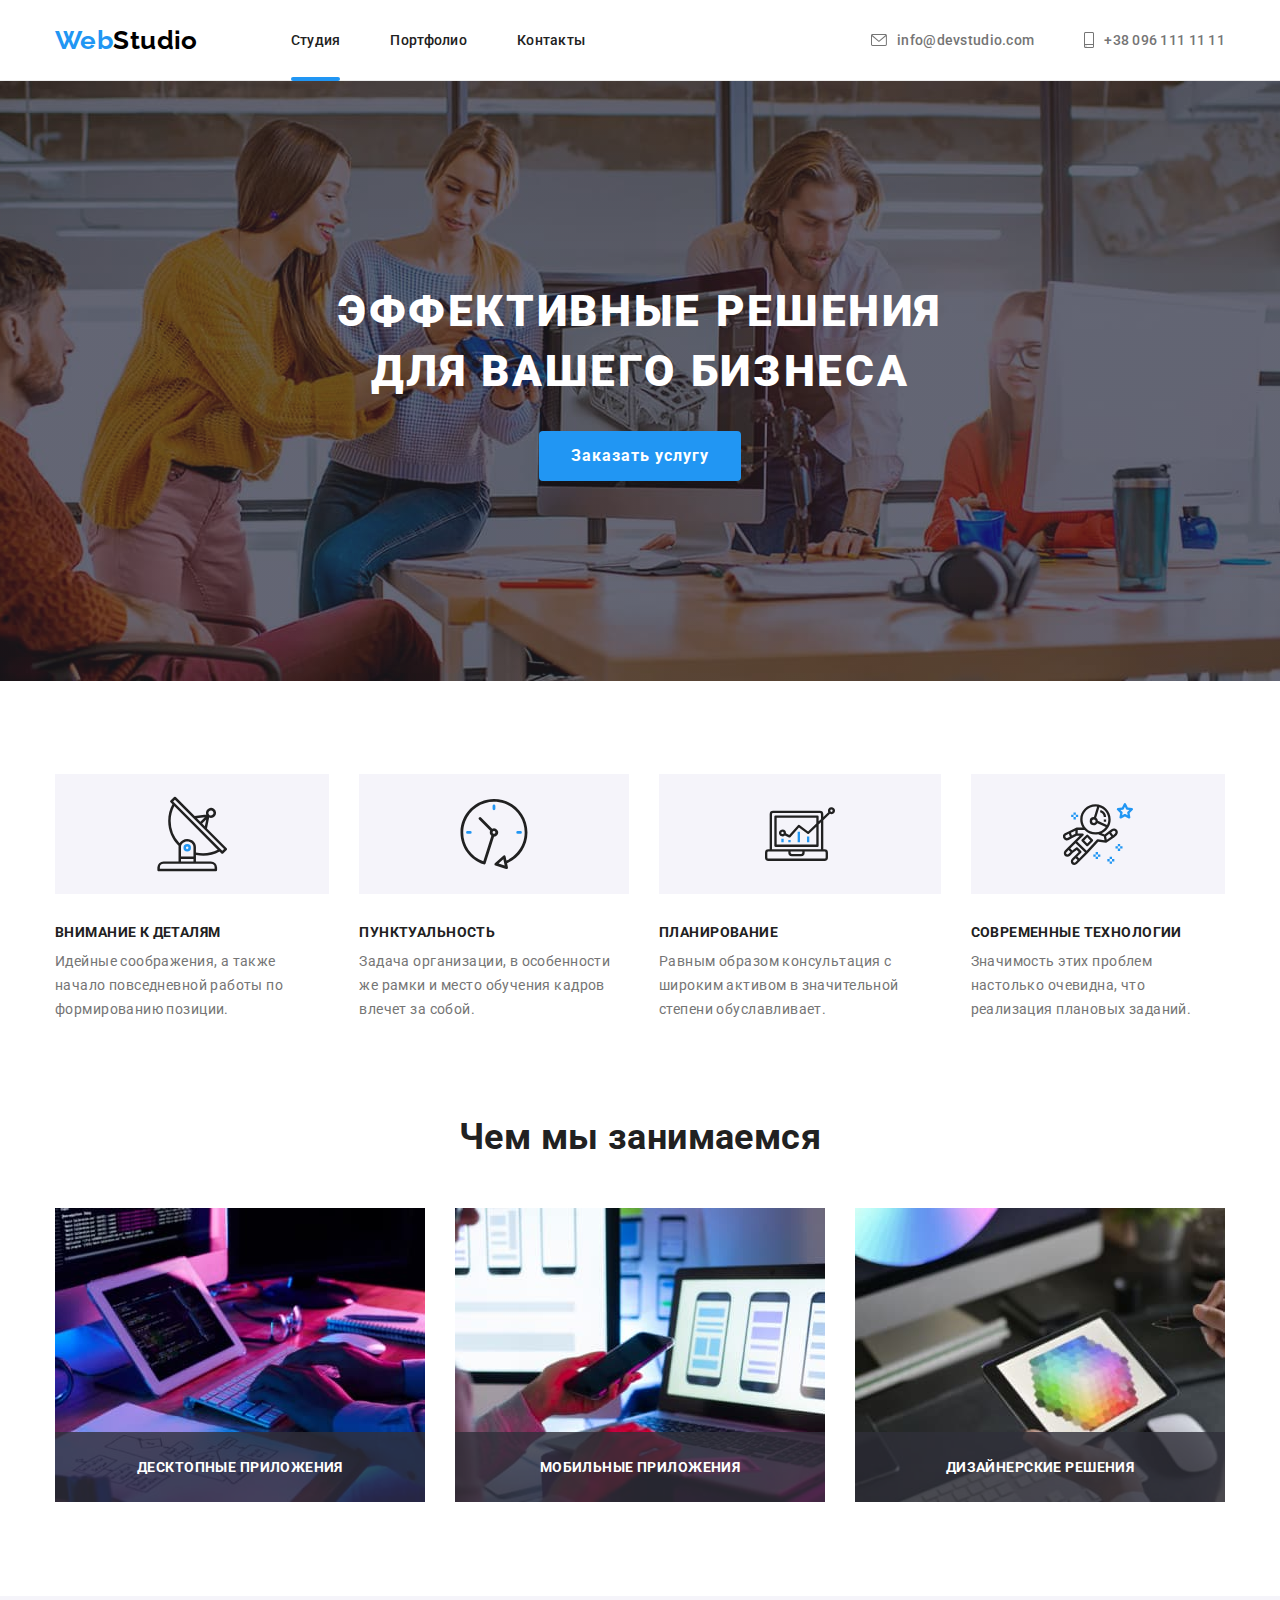
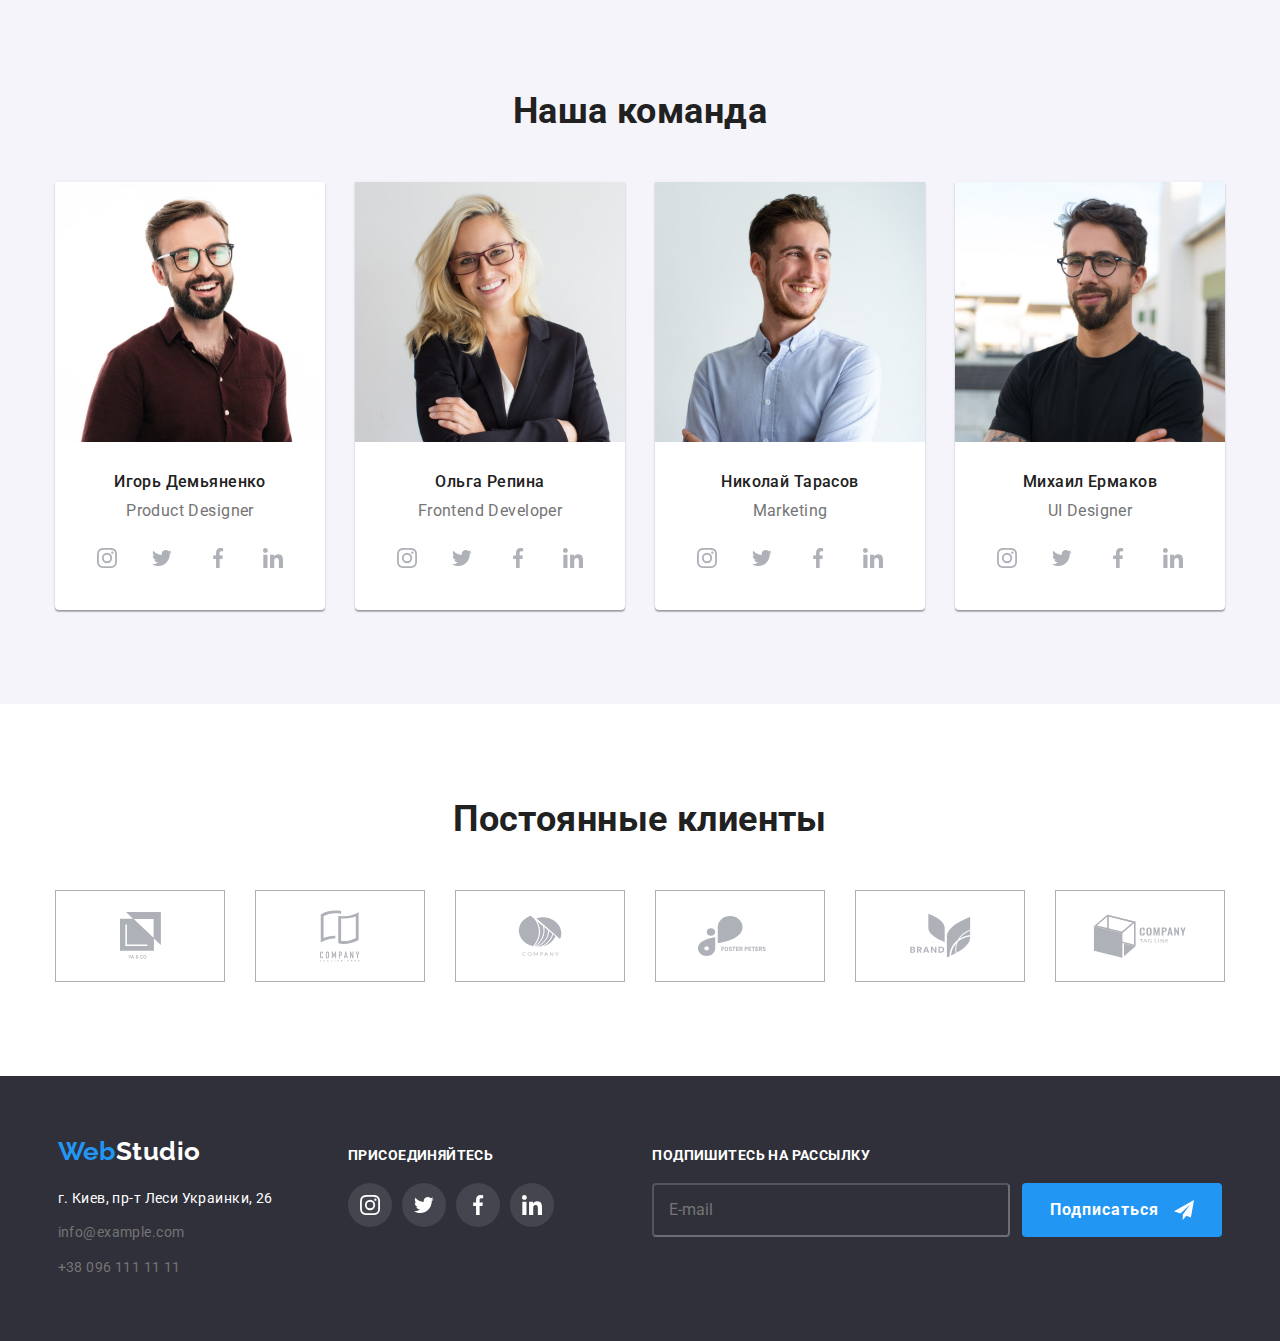
<file: index.html>
<!DOCTYPE html>
<html lang="ru">
<head>
    <meta charset="UTF-8">
    <meta http-equiv="X-UA-Compatible" content="IE=edge">
    <meta name="viewport" content="width=device-width, initial-scale=1.0">
    <title>Главная</title>
    <link rel="preconnect" href="https://fonts.gstatic.com">
    <link href="https://fonts.googleapis.com/css2?family=Raleway:wght@700&family=Roboto:wght@400;500;700;900&display=swap" rel="stylesheet">
    <link rel="stylesheet" href="https://cdnjs.cloudflare.com/ajax/libs/modern-normalize/1.0.0/modern-normalize.min.css">
    <link rel="stylesheet" href="./css/styles.css">
</head>
<body>
    <!-- Шапка -->
    <header class="page-header">
        <div class="container site-navigation">
            <!-- Навигация -->
            <nav class="navigation">
                <!-- Логотип -->
                <a href="./index.html" class="logo link" lang="en">Web<span class="logo-part-dark">Studio</span></a>

                <ul class="list nav-list">
                    <li class="nav-item studio"><a href="./index.html" class="link nav-paragraph studio-link">Студия</a></li>
                    <li class="nav-item"><a href="./portfolio.html" class="link nav-paragraph">Портфолио</a></li>
                    <li class="nav-item"><a href="#adress" class="link nav-paragraph">Контакты</a></li>
                </ul>
            </nav>

            <ul class="list contacts-list">
                <li class="contacts-item">
                    <a href="mailto:info@devstudio.com" class="link contacts">
                        <svg class="contact-icons"  width="16" height="12">
                            <use href="./images/icons.svg#icon-envelope" ></use>
                        </svg>
                        info@devstudio.com
                    </a>
                </li>
                <li class="contacts-item">
                    <a href="tel:+380961111111" class="link contacts">
                        <svg class="contact-icons" width="10" height="16">
                            <use href="./images/icons.svg#icon-smartphone" ></use>
                        </svg>
                        +38 096 111 11 11
                    </a>
                </li>
            </ul>
        </div>
    </header>

    <main>
        <!-- Секция Hero -->
        <section class="section hero">
            <div class="container hero-position">
                <h1 class="head-title">Эффективные решения <br />для вашего бизнеса</h1>
                <button type="button" class="service" data-modal-open>Заказать услугу</button>
            </div>
        </section>
        
        <!-- Секция Особенности -->
        <section class="section">
            <div class="container">
                <h2 class="hide-title">Особенности</h2>
                <ul class="list feature-list">
                    <li class="feature-item">
                        <div class="feature-bg">
                            <svg class="feature-icon">
                                <use href="./images/icons.svg#icon-antenna"></use>
                            </svg>
                        </div>
                        <h3 class="feature-name">Внимание к деталям</h3>
                        <p class="text">Идейные соображения, а также начало повседневной работы по формированию позиции.</p>
                    </li>
                    <li class="feature-item">
                        <div class="feature-bg">
                            <svg class="feature-icon">
                                <use href="./images/icons.svg#icon-clock"></use>
                            </svg>
                        </div>
                        <h3 class="feature-name">Пунктуальность</h3>
                        <p class="text">Задача организации, в особенности же рамки и место обучения кадров влечет за собой.</p>
                    </li>
                    <li class="feature-item">
                        <div class="feature-bg">
                            <svg class="feature-icon">
                                <use href="./images/icons.svg#icon-diagram"></use>
                            </svg>
                        </div>
                        <h3 class="feature-name">Планирование</h3>
                        <p class="text">Равным образом консультация с широким активом в значительной степени обуславливает.</p>
                    </li>
                    <li class="feature-item">
                        <div class="feature-bg">
                            <svg class="feature-icon">
                                <use href="./images/icons.svg#icon-astronaut"></use>
                            </svg>
                        </div>
                        <h3 class="feature-name">Современные технологии</h3>
                        <p class="text">Значимость этих проблем настолько очевидна, что реализация плановых заданий.</p>
                    </li>
                </ul>
            </div>
        </section>

        <!-- Секция скиллов -->
        <section class="section skills-section">
            <div class="container">
                <h2 class="section-title">Чем мы занимаемся</h2>
                <ul class="list skills-list">
                    <li class="skill-item">
                        <img class="foto" src="./images/box1.jpg" alt="Рабочий процесс на планшете." width="370" />
                        <div class="our-app">
                            <p class="text-app">Десктопные приложения</p>
                        </div>
                    </li>
                    <li class="skill-item">
                        <img class="foto" src="./images/box2.jpg" alt="Рабочий процесс на ноутбуке и телефоне." width="370" />
                        <div class="our-app">
                            <p class="text-app">Мобильные приложения</p>
                        </div>
                    </li>
                    <li class="skill-item">
                        <img class="foto" src="./images/box3.jpg" alt="Логотип на экране планшета." width="370" />
                        <div class="our-app">
                            <p class="text-app">Дизайнерские решения</p>
                        </div>
                    </li>
                </ul>
            </div>
        </section>

        <!-- Секция Наша Команда -->
        <section class="section team">
            <div class="container team-cards">
                <h2 class="section-title team-title">Наша команда</h2>
                <ul class="list team-list">
                    <li class="team-card">
                        <img class="foto" src="./images/igor-demyanenko.jpg" alt="Фото Игоря Демьяненко" width="270">
                        <div class="team-member-card">
                            <p class="team-member">Игорь Демьяненко</p>
                            <p lang="en" class="profession">Product Designer</p>
                            <ul class="list social-web">
                                <li>
                                    <a href="#" class="link social-account">
                                        <svg class="social-logo">
                                            <use href="./images/icons.svg#icon-instagram"></use>
                                        </svg>
                                    </a>
                                </li>
                                <li>
                                    <a href="#" class="link social-account">
                                        <svg class="social-logo">
                                            <use href="./images/icons.svg#icon-twitter"></use>
                                        </svg>
                                    </a>
                                </li>
                                <li>
                                    <a href="#" class="link social-account">
                                        <svg class="social-logo">
                                            <use href="./images/icons.svg#icon-facebook"></use>
                                        </svg>
                                    </a>
                                </li>
                                <li>
                                    <a href="#" class="link social-account">
                                        <svg class="social-logo">
                                            <use href="./images/icons.svg#icon-linkedin"></use>
                                        </svg>
                                    </a>
                                </li>
                            </ul>
                        </div>
                    </li>
                    <li class="team-card">
                        <img class="foto" src="./images/olga-ryepina.jpg" alt="Фото Ольги Репиной" width="270">
                        <div class="team-member-card">
                            <p class="team-member">Ольга Репина</p>
                            <p lang="en" class="profession">Frontend Developer</p>
                            <ul class="list social-web">
                                <li>
                                    <a href="#" class="link social-account">
                                        <svg class="social-logo">
                                            <use href="./images/icons.svg#icon-instagram"></use>
                                        </svg>
                                    </a>
                                </li>
                                <li>
                                    <a href="#" class="link social-account">
                                        <svg class="social-logo">
                                            <use href="./images/icons.svg#icon-twitter"></use>
                                        </svg>
                                    </a>
                                </li>
                                <li>
                                    <a href="#" class="link social-account">
                                        <svg class="social-logo">
                                            <use href="./images/icons.svg#icon-facebook"></use>
                                        </svg>
                                    </a>
                                </li>
                                <li>
                                    <a href="#" class="link social-account">
                                        <svg class="social-logo">
                                            <use href="./images/icons.svg#icon-linkedin"></use>
                                        </svg>
                                    </a>
                                </li>
                            </ul>
                        </div>
                    </li>
                    <li class="team-card">
                        <img class="foto" src="./images/nickolay-tarasov.jpg" alt="Фото Николая Тарасова" width="270">
                        <div class="team-member-card">
                            <p class="team-member">Николай Тарасов</p>
                            <p lang="en" class="profession">Marketing</p>
                            <ul class="list social-web">
                                <li>
                                    <a href="#" class="link social-account">
                                        <svg class="social-logo">
                                            <use href="./images/icons.svg#icon-instagram"></use>
                                        </svg>
                                    </a>
                                </li>
                                <li>
                                    <a href="#" class="link social-account">
                                        <svg class="social-logo">
                                            <use href="./images/icons.svg#icon-twitter"></use>
                                        </svg>
                                    </a>
                                </li>
                                <li>
                                    <a href="#" class="link social-account">
                                        <svg class="social-logo">
                                            <use href="./images/icons.svg#icon-facebook"></use>
                                        </svg>
                                    </a>
                                </li>
                                <li>
                                    <a href="#" class="link social-account">
                                        <svg class="social-logo">
                                            <use href="./images/icons.svg#icon-linkedin"></use>
                                        </svg>
                                    </a>
                                </li>
                            </ul>
                        </div>
                    </li>
                    <li class="team-card">
                        <img class="foto" src="./images/mychail-yermakov.jpg" alt="Фото Михаила Ермакова" width="270">
                        <div class="team-member-card">
                            <p class="team-member">Михаил Ермаков</p>
                            <p lang="en" class="profession">UI Designer</p>
                            <ul class="list social-web">
                                <li>
                                    <a href="#" class="link social-account">
                                        <svg class="social-logo">
                                            <use href="./images/icons.svg#icon-instagram"></use>
                                        </svg>
                                    </a>
                                </li>
                                <li>
                                    <a href="#" class="link social-account">
                                        <svg class="social-logo">
                                            <use href="./images/icons.svg#icon-twitter"></use>
                                        </svg>
                                    </a>
                                </li>
                                <li>
                                    <a href="#" class="link social-account">
                                        <svg class="social-logo">
                                            <use href="./images/icons.svg#icon-facebook"></use>
                                        </svg>
                                    </a>
                                </li>
                                <li>
                                    <a href="#" class="link social-account">
                                        <svg class="social-logo">
                                            <use href="./images/icons.svg#icon-linkedin"></use>
                                        </svg>
                                    </a>
                                </li>
                            </ul>
                        </div>
                    </li>
                </ul>
            </div>
        </section>
    </main>

    <!-- Наши клиенты -->
    <section class="section">
        <div class="container">
            <h2 class="section-title">Постоянные клиенты</h2>
            <ul class="list our-clients">
                <li>
                    <a href="#" class="link client">
                        <svg class="client-icon" width="41" height="47">
                            <use href="./images/icons.svg#icon-client-1-ya-co"></use>
                        </svg>
                    </a>
                </li>
                <li>
                    <a href="#" class="link client">
                        <svg class="client-icon" width="40" height="52">
                            <use href="./images/icons.svg#icon-client-2-company-tagline"></use>
                        </svg>
                    </a>
                </li>
                <li>
                    <a href="#" class="link client">
                        <svg class="client-icon" width="44" height="41">
                            <use href="./images/icons.svg#icon-client-3-company"></use>
                        </svg>
                    </a>
                </li>
                <li>
                    <a href="#" class="link client">
                        <svg class="client-icon" width="84" height="42">
                            <use href="./images/icons.svg#icon-client-4-foster-peters"></use>
                        </svg>
                    </a>
                </li>
                <li>
                    <a href="#" class="link client">
                        <svg class="client-icon" width="63" height="45">
                            <use href="./images/icons.svg#icon-client-5-brand"></use>
                        </svg>
                    </a>
                </li>
                <li>
                    <a href="#" class="link client">
                        <svg class="client-icon" width="94" height="44">
                            <use href="./images/icons.svg#icon-client-6-company-tag-line"></use>
                        </svg>
                    </a>
                </li>
            </ul>
        </div>
    </section>

    <!-- Подвал -->
    <footer class="adress-form">
        <div class="container adress-container">
            <div>
                <!-- Логотип -->
                <a href="./index.html" class="logo link" lang="en">Web<span class="logo-part-light">Studio</span></a>
                <!-- Контактная информация -->
                <ul class="list footer-list">
                    <li class="item-footer">
                        <address id="adress" class="location">г. Киев, пр-т Леси Украинки, 26</address>
                    </li>
                    <li class="item-footer"><a href="mailto:info@example.com" class="link mail-phone">info@example.com</a></li>
                    <li class="item-footer"><a href="tel:+380961111111" class="link mail-phone">+38 096 111 11 11</a></li>
                </ul>
            </div>
            <!-- ссылки на соц-сети -->
            <div class="our-social-media">
                <h2 class="social-web-title">Присоединяйтесь</h2>
                <ul class="list social-web">
                    <li>
                        <a href="#" class="link social-account our-media">
                            <svg class="social-logo">
                                <use href="./images/icons.svg#icon-instagram"></use>
                            </svg>
                        </a>
                    </li>
                    <li>
                        <a href="#" class="link social-account our-media">
                            <svg class="social-logo">
                                <use href="./images/icons.svg#icon-twitter"></use>
                            </svg>
                        </a>
                    </li>
                    <li>
                        <a href="#" class="link social-account our-media">
                            <svg class="social-logo">
                                <use href="./images/icons.svg#icon-facebook"></use>
                            </svg>
                        </a>
                    </li>
                    <li>
                        <a href="#" class="link social-account our-media">
                            <svg class="social-logo">
                                <use href="./images/icons.svg#icon-linkedin"></use>
                            </svg>
                        </a>
                    </li>
                </ul>
            </div>
            <!-- подписаться -->
            <div class="our-mail">
                <h2 class="mail-title">Подпишитесь на рассылку</h2>
                <div class="mail-input">
                    <input type="email" class="email-input" placeholder="E-mail">
                    <button type="button" class="email-button">Подписаться
                        <svg class="social-logo" width="24" height="24">
                            <use href="./images/icons.svg#icon-send"></use>
                        </svg>
                    </button>
                </div>
        </div>
    </footer>

    <div class="backdrop is-hidden" data-modal>
        <form class="modal">
            <div class="modal-button">
            <button class="close" data-modal-close>
                <svg width="18">
                    <use href="./images/icons.svg#icon-close"></use>
                </svg>
            </button>
            </div>
            <div class="form">
                <h2 class="form-title">Оставьте свои данные, мы вам перезвоним</h2>
                <ul class="list modal-form">
                    <li class="modal-item">
                        <label for="name">Имя</label>
                        <input type="name" id="name" class="user-text">
                        <svg width="18" class="icon-form">
                            <use href="./images/icons.svg#icon-person"></use>
                        </svg>
                    </li>
                    <li class="modal-item">
                        <label for="tel">Телефон</label>
                        <input type="tel" id="tel" class="user-text">
                        <svg width="18" class="icon-form">
                            <use href="./images/icons.svg#icon-phone"></use>
                        </svg>
                    </li>
                    <li class="modal-item">
                        <label for="email">Почта</label>
                        <input type="email" id="email" class="user-text">
                        <svg width="18" class="icon-form">
                            <use href="./images/icons.svg#icon-email-form"></use>
                        </svg>
                    </li>
                    <li class="modal-item">
                        <label for="comment">Комментарий</label>
                        <textarea id="comment" class ="comment" placeholder="Введите текст"></textarea>
                    </li>
            </div>
            <label for="checkbox" class="legacy">
                <input type="checkbox" id="checkbox" class="checkbox">
                <svg width="16" height="15" class="icon-checkbox">
                    <use href="./images/icons.svg#icon-checked"></use>
                </svg>
                <span class="text-legacy">Соглашаюсь с рассылкой и принимаю &nbsp;</span>
                <a href="#" class="link link-legacy">Условия договора</a>
            </label>
            <div class="enter-button">
                <button type="submit" class="form-button">Отправить</button>
            </div>    
    </form>
    <script src="./js/modal.js"></script>
</body>
</html>
</file>
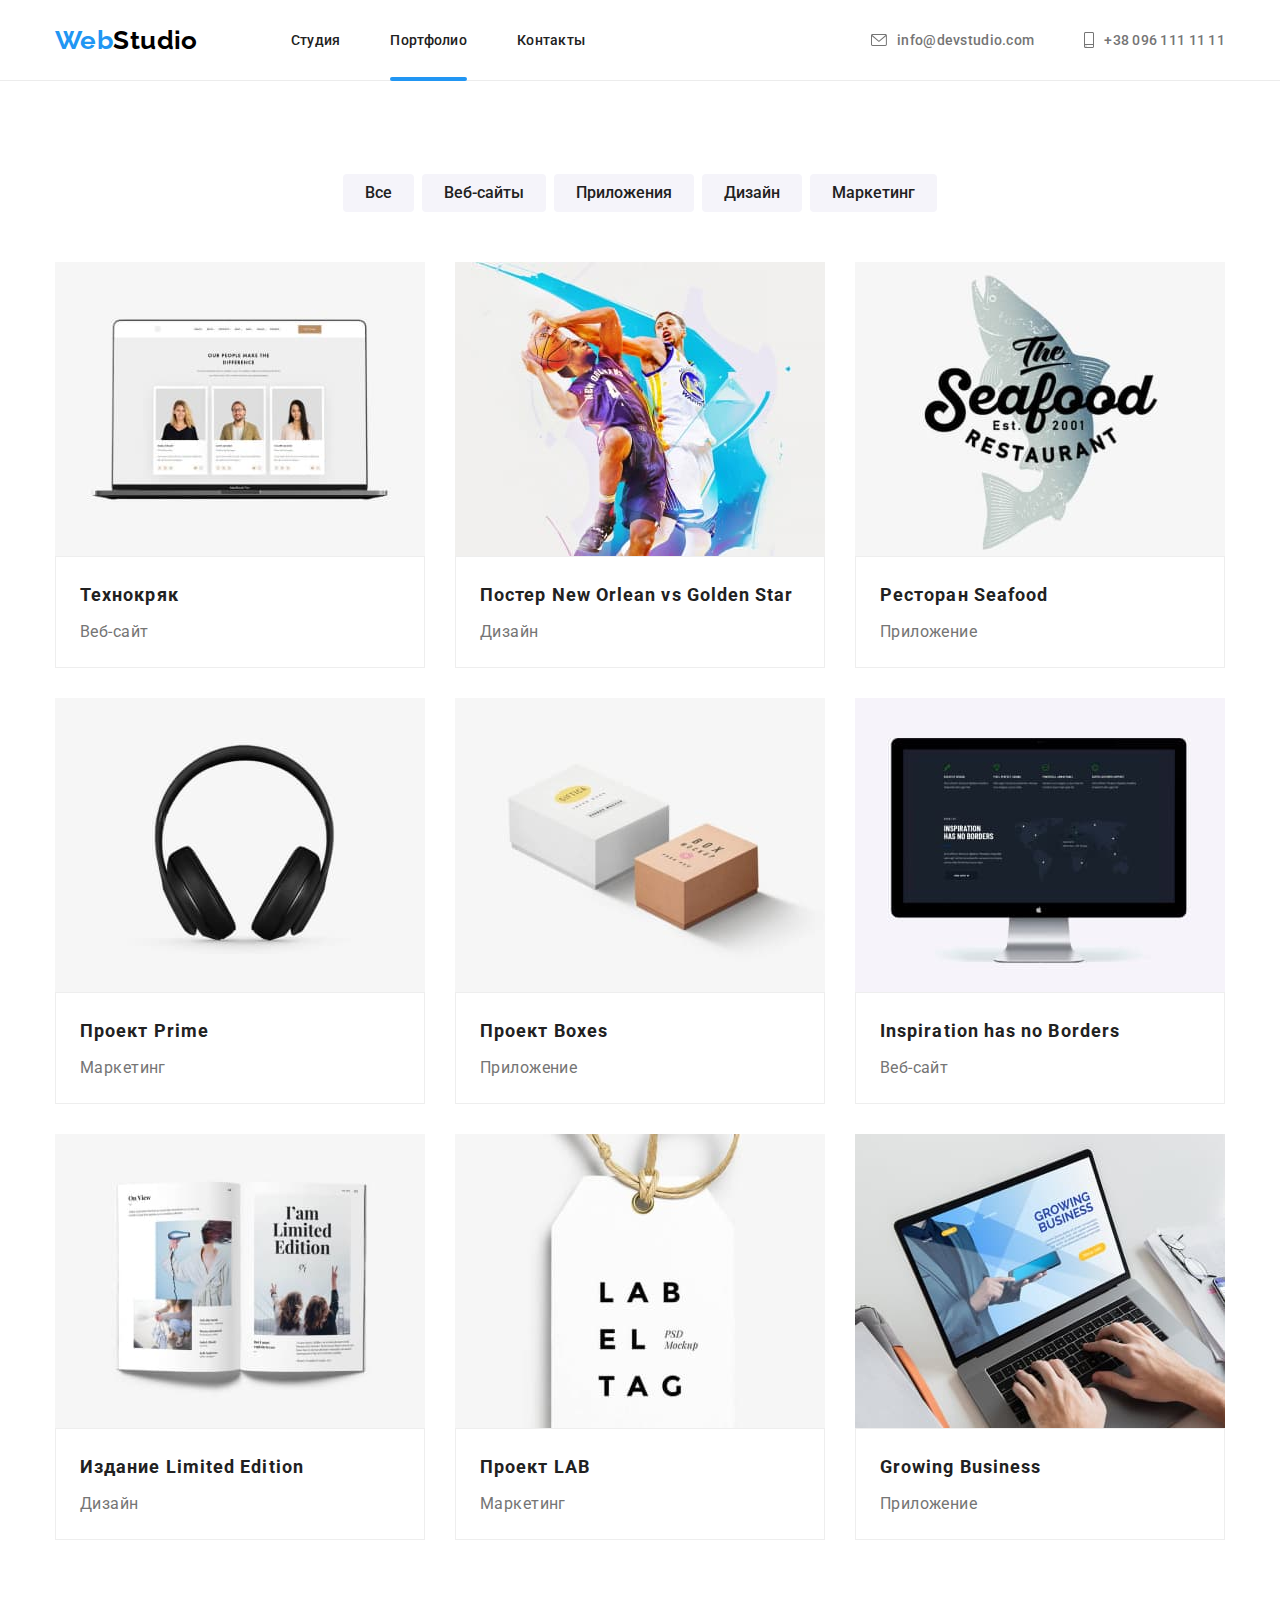
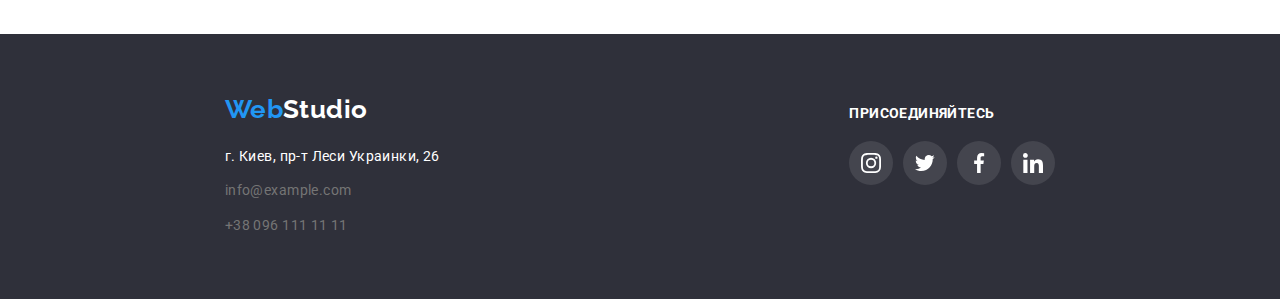
<file: portfolio.html>
<!DOCTYPE html>
<html lang="ru">

<head>
    <meta charset="UTF-8">
    <meta http-equiv="X-UA-Compatible" content="IE=edge">
    <meta name="viewport" content="width=device-width, initial-scale=1.0">
    <title>Портфолио</title>
    <link rel="preconnect" href="https://fonts.gstatic.com">
    <link href="https://fonts.googleapis.com/css2?family=Raleway:wght@700&family=Roboto:wght@400;500;700;900&display=swap" rel="stylesheet">
    <link rel="stylesheet" href="https://cdnjs.cloudflare.com/ajax/libs/modern-normalize/1.0.0/modern-normalize.min.css">
    <link rel="stylesheet" href="./css/styles.css">
</head>

<body>
    <!-- Шапка -->
    <header class="page-header">
        <div class="container site-navigation">
            <!-- Навигация -->
            <nav class="navigation">
                <!-- Логотип -->
                <a href="./index.html" class="logo link" lang="en">Web<span class="logo-part-dark">Studio</span></a>

                <ul class="list nav-list">
                    <li class="nav-item"><a href="./index.html" class="link nav-paragraph">Студия</a></li>
                    <li class="nav-item portfolio"><a href="./portfolio.html" class="link nav-paragraph portfolio-link">Портфолио</a></li>
                    <li class="nav-item"><a href="#adress" class="link nav-paragraph">Контакты</a></li>
                </ul>
            </nav>

            <ul class="list contacts-list">
                <li class="contacts-item">
                    <a href="mailto:info@devstudio.com" class="link contacts">
                        <svg class="contact-icons" width="16" height="12">
                            <use href="./images/icons.svg#icon-envelope"></use>
                        </svg>
                        info@devstudio.com
                    </a>
                </li>
                <li class="contacts-item">
                    <a href="tel:+380961111111" class="link contacts">
                        <svg class="contact-icons" width="10" height="16">
                            <use href="./images/icons.svg#icon-smartphone"></use>
                        </svg>
                        +38 096 111 11 11
                    </a>
                </li>
            </ul>
        </div>
    </header>


    <main>
        <!-- Секция проектов -->
        <Section class="section">
            <div class="container">
                <h1 class="hide-title">Наши проекты</h1>
                <ul class="list filter-list">
                    <li class="filter-item"><button type="button" class="filter">Все</button></li>
                    <li class="filter-item"><button type="button" class="filter">Веб-сайты</button></li>
                    <li class="filter-item"><button type="button" class="filter">Приложения</button></li>
                    <li class="filter-item"><button type="button" class="filter">Дизайн</button></li>
                    <li class="filter-item"><button type="button" class="filter">Маркетинг</button></li>
                </ul>

                <ul class="list card-list">
                    <li class="card-item">
                        <a href="#" class="link card-link">
                            <div class="card-container">
                                <div class="card-description">
                                    <img class="foto" src="./images/portfolio/technokryak.jpg" alt="Веб-сайт на ноутбуке" width="370" />
                                    <div class="description">
                                        <p class="text-description">
                                            Технокряк это современная площадка распространения коронавируса. Компании используют эту
                                            платформу для цифрового шпионажа и атак на защищённые сервера конкурентов.
                                        </p>
                                    </div>
                                </div>
                                <div class="card-text">
                                    <h2 class="project-name">Технокряк</h2>
                                    <p class="project-option">Веб-сайт</p>
                                </div>
                            </div>
                        </a>
                    </li>
                    <li class="card-item">
                        <a href="#" class="link card-link">
                            <div class="card-container">
                                <div class="card-description">
                                    <img class="foto" src="./images/portfolio/poster.jpg" alt="Два баскетболиста с мячом" width="370" />
                                    <div class="description">
                                        <p class="text-description">
                                            Задизайнили баскетбольный матч. Ну, и их сайт тоже.
                                        </p>
                                    </div>
                                </div>
                                <div class="card-text">
                                    <h2 class="project-name">Постер New Orlean vs Golden Star</h2>
                                    <p class="project-option">Дизайн</p>
                                </div>
                            </div>
                        </a>
                    </li>
                    <li class="card-item">
                        <a href="#" class="link card-link">
                            <div class="card-container">
                                <div class="card-description">
                                    <img class="foto" src="./images/portfolio/restaurant-seafood.jpg" alt="Логотип ресторана с морепродуктами" width="370" />
                                    <div class="description">
                                        <p class="text-description">
                                            Суши. Любите суши? Нет? Мы тоже нет. Но приложение скачайте. Мы старались.
                                        </p>
                                    </div>
                                </div>
                                <div class="card-text">
                                    <h2 class="project-name">Ресторан Seafood</h2>
                                    <p class="project-option">Приложение</p>
                                </div>
                            </div>
                        </a>
                    </li>
                    <li class="card-item">
                        <a href="#" class="link card-link">
                            <div class="card-container">
                                <div class="card-description">
                                    <img class="foto" src="./images/portfolio/project-prime.jpg" alt="Наушники" width="370" />
                                    <div class="description">
                                        <p class="text-description">
                                            Продаем наушники, музыку, звук, уши. Купите что-нибудь, пожалуйста!
                                        </p>
                                    </div>
                                </div>
                                <div class="card-text">
                                    <h2 class="project-name">Проект Prime</h2>
                                    <p class="project-option">Маркетинг</p>
                                </div>
                            </div>
                        </a>
                    </li>
                    <li class="card-item">
                        <a href="#" class="link card-link">
                            <div class="card-container">
                                <div class="card-description">
                                    <img class="foto" src="./images/portfolio/project-boxes.jpg" alt="Две коробки, белая и коричневая" width="370" />
                                    <div class="description">
                                        <p class="text-description">
                                            Сортируем информацию по коробкам. Помогает при переезде. Также предлагаем услуги виртуальных грузчиков. Качайте наше приложение!
                                        </p>
                                    </div>
                                </div>
                                <div class="card-text">
                                    <h2 class="project-name">Проект Boxes</h2>
                                    <p class="project-option">Приложение</p>
                                </div>
                            </div>
                        </a>
                    </li>
                    <li class="card-item">
                        <a href="#" class="link card-link">
                            <div class="card-container">
                                <div class="card-description">
                                    <img class="foto" src="./images/portfolio/inspiration-has-no-borders.jpg" alt="Веб-сайт на мониторе" width="370" />
                                    <div class="description">
                                        <p class="text-description">
                                            Тиндер для художников.
                                        </p>
                                    </div>
                                </div>
                                <div class="card-text">
                                    <h2 class="project-name">Inspiration has no Borders</h2>
                                    <p class="project-option">Веб-сайт</p>
                                </div>
                            </div>
                        </a>
                    </li>
                    <li class="card-item">
                        <a href="#" class="link card-link">
                            <div class="card-container">
                                <div class="card-description">
                                    <img class="foto" src="./images/portfolio/limited-edition.jpg" alt="Открытая книга с изображениями" width="370" />
                                    <div class="description">
                                        <p class="text-description">
                                            Мы еще и печатаем. И печатаемся. Мы - лучшие, обращайтесь.
                                        </p>
                                    </div>
                                </div>
                                <div class="card-text">
                                    <h2 class="project-name">Издание Limited Edition</h2>
                                    <p class="project-option">Дизайн</p>
                                </div>
                            </div>
                        </a>
                    </li>
                    <li class="card-item">
                        <a href="#" class="link card-link">
                            <div class="card-container">
                                <div class="card-description">
                                    <img class="foto" src="./images/portfolio/project-lab.jpg" alt="Бирка с логотипом" width="370" />
                                    <div class="description">
                                        <p class="text-description">
                                            Ребрендинг корпорации Амбрелла. Создаем вирусы с 1968 года. Культивируем зомби с новыми силами.
                                        </p>
                                    </div>
                                </div>
                                <div class="card-text">
                                    <h2 class="project-name">Проект LAB</h2>
                                    <p class="project-option">Маркетинг</p>
                                </div>
                            </div>
                        </a>
                    </li>
                    <li class="card-item">
                        <a href="#" class="link card-link">
                            <div class="card-container">
                                <div class="card-description">
                                    <img class="foto" src="./images/portfolio/growing-business.jpg" alt="Печатающие руки на клавиатуре ноутбука" width="370" />
                                    <div class="description">
                                        <p class="text-description">
                                            Взращиваем бизнес. Поливаем, удобряем, пропалываем. Предлагаем весь пакет услуг по выращиванию бизнесов разных уровней сложности.
                                        </p>
                                    </div>
                                </div>
                                <div class="card-text">
                                    <h2 class="project-name">Growing Business</h2>
                                    <p class="project-option">Приложение</p>
                                </div>
                            </div>
                        </a>
                    </li>
                </ul>
            </div>
        </Section>
    </main>

    <!-- Подвал -->
    <footer class="adress-form">
        <div class="container adress-container">
            <div>
                <!-- Логотип -->
                <a href="./index.html" class="logo link" lang="en">Web<span class="logo-part-light">Studio</span></a>
                <!-- Контактная информация -->
                <ul class="list footer-list">
                    <li class="item-footer">
                        <address id="adress" class="location">г. Киев, пр-т Леси Украинки, 26</address>
                    </li>
                    <li class="item-footer"><a href="mailto:info@example.com" class="link mail-phone">info@example.com</a>
                    </li>
                    <li class="item-footer"><a href="tel:+380961111111" class="link mail-phone">+38 096 111 11 11</a></li>
                </ul>
            </div>
            <!-- ссылки на соц-сети -->
            <div class="our-social-media">
                <h2 class="social-web-title">Присоединяйтесь</h2>
                <ul class="list social-web">
                    <li>
                        <a href="#" class="link social-account our-media">
                            <svg class="social-logo">
                                <use href="./images/icons.svg#icon-instagram"></use>
                            </svg>
                        </a>
                    </li>
                    <li>
                        <a href="#" class="link social-account our-media">
                            <svg class="social-logo">
                                <use href="./images/icons.svg#icon-twitter"></use>
                            </svg>
                        </a>
                    </li>
                    <li>
                        <a href="#" class="link social-account our-media">
                            <svg class="social-logo">
                                <use href="./images/icons.svg#icon-facebook"></use>
                            </svg>
                        </a>
                    </li>
                    <li>
                        <a href="#" class="link social-account our-media">
                            <svg class="social-logo">
                                <use href="./images/icons.svg#icon-linkedin"></use>
                            </svg>
                        </a>
                    </li>
                </ul>
            </div>
        </div>
    </footer>
</body>
</html>
</file>
<file: css/styles.css>
:root {
  --primary-text-color: #757575;
  --title-text-color: #212121;
  --accent-text-color: #2196f3;
  --accent-page-color: #2f303a;
  --background-hero: #c4c4c4;
  --icons-color: #afb1b8;
  --white: rgba(255, 255, 255);
  --black: #000000;
  --button-color: #f5f4fa;
  --alpha-text: rgba(255, 255, 255, 0.6);
  --alpha-border: rgba(255, 255, 255, 0.3);
  --social-link-bg: rgba(255, 255, 255, 0.1);
  --border-color: #ececec;
  --button-hover-color: #188ce8;
  --border-card: #eeeeee;
  --color-overlay: rgba(47, 48, 58, 0.8);
  --background: rgba(0, 0, 0, 0.2);
  --close-border: rgba(0, 0, 0, 0.1);
  --input-border: rgba(33, 33, 33, 0.2);
  --color-card-overlay: rgba(33, 150, 243, 0.9);
  --shadow-team-card: 0px 1px 3px rgba(0, 0, 0, 0.12), 0px 1px 1px rgba(0, 0, 0, 0.14),
    0px 2px 1px rgba(0, 0, 0, 0.2);
  --shadow-button: 0px 4px 4px rgba(0, 0, 0, 0.15);
  --shadow-project: 0px 1px 1px rgba(0, 0, 0, 0.12), 0px 4px 4px rgba(0, 0, 0, 0.06),
    1px 4px 6px rgba(0, 0, 0, 0.16);
  --shadow-filter: 0px 3px 1px rgba(0, 0, 0, 0.1), 0px 1px 2px rgba(0, 0, 0, 0.08),
    0px 2px 2px rgba(0, 0, 0, 0.12);
  --modal-shadow: 0px 1px 3px rgba(0, 0, 0, 0.12), 0px 1px 1px rgba(0, 0, 0, 0.14),
    0px 2px 1px rgba(0, 0, 0, 0.2);
  --color-placeholder: rgba(117, 117, 117, 0.5);
}
/* СТИЛИ ДЛЯ ВСЕГО САЙТА */
body {
  color: var(--primary-text-color);
  font-family: Roboto, sans-serif;
  font-style: normal;
  font-weight: 400;
  font-size: 14px;
  line-height: 1.846;
  letter-spacing: 0.03em;
}

.container {
  width: 1200px;
  padding-left: 15px;
  padding-right: 15px;
  margin: 0 auto;
}

.section {
  padding-top: 94px;
  padding-bottom: 94px;
}
/* стили для ссылок */
.link {
  color: inherit;
  text-decoration: none;

  transition: color 250ms cubic-bezier(0.4, 0, 0.2, 1);
}

.link:hover,
.link:focus,
.link:active {
  color: var(--accent-text-color);
}
/* убираем маркировку списков */
.list {
  list-style: none;
  padding: 0;
  margin: 0;
}
/* задаем картинкам свойство блочных элементов */
.foto {
  display: block;
  max-width: 100%;
  height: auto;
}
/* страница студии */
/* шапка */
.page-header {
  background-color: var(--white);
  border-bottom: 1px solid var(--border-color);
}
.site-navigation,
.navigation {
  display: flex;
  align-items: center;
}
/* логотип */
.logo {
  color: var(--accent-text-color);
  font-family: Raleway, sans-serif;
  font-size: 26px;
  font-weight: 700;
  line-height: 1.192;
}

.logo-part-dark {
  color: var(--black);
}

.logo-part-light {
  color: var(--white);
}

/* навигация и контакты */
.nav-list {
  display: flex;
  margin-left: 93px;
}

.nav-list .nav-item + .nav-item {
  margin-left: 50px;
}

.contacts-list {
  display: flex;
  margin-left: auto;
}

.contacts-list .contacts-item + .contacts-item {
  margin-left: 50px;
}

.nav-paragraph,
.contacts {
  font-weight: 500;
  font-size: 14px;
  line-height: 1.142;
  letter-spacing: 0.02em;
}

.nav-paragraph {
  display: block;
  padding-top: 32px;
  padding-bottom: 32px;

  color: var(--title-text-color);
}

.contacts {
  display: flex;
  align-items: center;
  padding-top: 32px;
  padding-bottom: 32px;

  color: var(--primary-text-color);
}

.contact-icons {
  display: flex;
  margin-right: 10px;
  fill: currentColor;
}

/* подчеркиваниеи выделение страницы, на которой находится пользователь */

.studio-link:visited,
.portfolio-link:visited {
  color: var(--accent-text-color);
}

.nav-item {
  position: relative;
}

.studio::after,
.portfolio::after {
  position: absolute;
  bottom: 0;
  margin-bottom: -1px;

  content: '';
  background-color: var(--accent-text-color);
  height: 4px;
  width: 100%;
  border-radius: 2px;
}

/* секция hero */
.hero {
  padding-top: 200px;
  padding-bottom: 200px;

  background-color: var(--background-hero);
  background-image: linear-gradient(to right, rgba(47, 48, 58, 0.4), rgba(47, 48, 58, 0.4)),
    url(../images/background.jpg);
  margin-left: auto;
  margin-right: auto;
  min-height: 600px;
  max-width: 1600px;
  background-repeat: no-repeat;
  background-position: center;
  background-size: cover;
}

.hero-position {
  display: flex;
  flex-direction: column;
  align-items: center;
}

/* заголовок */
.head-title {
  color: var(--white);
  font-weight: 900;
  font-size: 44px;
  line-height: 1.364;
  text-align: center;
  letter-spacing: 0.06em;
  text-transform: uppercase;
  margin-top: 0;
  margin-bottom: 30px;
}

/* центрируем текст */
.section-title {
  text-align: center;
}

/* кнопка "заказать услугу */
.service,
.form-button {
  background-color: var(--accent-text-color);
  color: var(--white);
  font-family: inherit;
  font-weight: 700;
  font-size: 16px;
  line-height: 1.875;
  letter-spacing: 0.06em;
  border: 0;
  border-radius: 4px;
  padding: 10px 32px;
  cursor: pointer;
  box-shadow: none;

  transition: background-color 250ms cubic-bezier(0.4, 0, 0.2, 1),
    box-shadow 250ms cubic-bezier(0.4, 0, 0.2, 1);
}

.service:hover,
.service:focus,
.form-button:hover,
.form-button:focus {
  background-color: var(--button-hover-color);
  box-shadow: var(--shadow-button);
}

/* секция особенности */

/* скрытый заголовок */
.hide-title:not(:focus):not(:active) {
  width: 1px;
  height: 1px;
  margin: -1px;
  border: 0;
  padding: 0;
  white-space: nowrap;
  clip-path: inset(100%);
  clip: rect(0 0 0 0);
  overflow: hidden;
}

.feature-list {
  display: flex;
}

.feature-list .feature-item + .feature-item {
  margin-left: 30px;
}

.feature-bg {
  height: 120px;
  background-color: var(--button-color);
  display: flex;
  align-items: center;
  justify-content: center;
  margin-bottom: 30px;
}

.feature-icon {
  width: 70px;
}

/* цвет выделенного текста*/
.feature-name,
.section-title,
.team-member,
.project-name {
  color: var(--title-text-color);
}

/* заголовки особенностей*/
.feature-name {
  font-weight: 700;
  font-size: 14px;
  line-height: 1.142;
  text-transform: uppercase;
  margin-top: 0;
  margin-bottom: 10px;
}

/* текст особенностей */
.text {
  font-size: 14px;
  line-height: 1.714;
  margin: 0;
}

/* секция скиллов */
.skills-section {
  padding-top: 0;
}

.section-title {
  font-weight: 700;
  font-size: 36px;
  line-height: 1.167;
  margin-top: 0;
  margin-bottom: 50px;
  padding-top: 0;
}

.skills-list {
  display: flex;
  justify-content: space-between;
}

.skill-item {
  position: relative;
}

.our-app {
  position: absolute;
  bottom: 0;
  display: flex;
  justify-content: center;
  align-items: center;
  width: 100%;
  height: 70px;
  background-color: var(--color-overlay);
}

.text-app {
  color: var(--white);
  font-weight: 700;
  font-size: 14px;
  line-height: 1.142;
  letter-spacing: 0.03em;
  text-transform: uppercase;
}

/* секция наша команда*/
.team {
  background-color: var(--button-color);
}

.team-title {
  margin-bottom: 50px;
}

.team-cards {
  display: flex;
  flex-direction: column;
}

.team-list,
.social-web,
.our-clients {
  display: flex;
  justify-content: space-between;
}

.team-card {
  background-color: var(--white);
  box-shadow: var(--shadow-team-card);
  border-radius: 0px 0px 4px 4px;
}

.team-member-card {
  padding: 30px;
}

.profession,
.team-member {
  font-size: 16px;
  line-height: 1.187;
  text-align: center;
}

.team-member {
  font-weight: 500;
  margin-top: 0;
  margin-bottom: 10px;
}

.profession {
  margin-top: 0;
  margin-bottom: 16px;
}

.social-account {
  display: flex;
  justify-content: center;
  height: 44px;
  width: 44px;
  border-radius: 50%;
  color: var(--icons-color);

  transition: background-color 250ms cubic-bezier(0.4, 0, 0.2, 1),
    color 250ms cubic-bezier(0.4, 0, 0.2, 1);
}

.social-logo {
  width: 20px;
  fill: currentColor;
}

.social-account:hover,
.social-account:focus {
  background-color: var(--accent-text-color);
  color: var(--white);
}

/* наши клиенты */

.client {
  display: flex;
  align-items: center;
  justify-content: center;
  border: 1px solid var(--icons-color);
  width: 170px;
  height: 92px;
  color: var(--icons-color);

  transition: border 250ms cubic-bezier(0.4, 0, 0.2, 1), color 250ms cubic-bezier(0.4, 0, 0.2, 1);
}

.client-icon {
  fill: currentColor;
}

.client:hover,
.client:focus {
  border: 1px solid var(--accent-text-color);
  color: var(--accent-text-color);
}

/* подвал */
.adress-form {
  background-color: var(--accent-page-color);
  padding-top: 60px;
  padding-bottom: 60px;
}

.adress-form .logo {
  display: block;
  margin-bottom: 20px;
}

.adress-container {
  display: flex;
  align-items: baseline;
  justify-content: space-around;
}

.item-footer:not(:last-child) {
  margin-bottom: 9px;
}

.location,
.mail-phone {
  font-style: normal;
  font-size: 14px;
  line-height: 1.714;
}

.location {
  color: var(--white);
}

.mail-phone {
  color: var(--alpha);
}

.our-social-media {
  width: 206px;
  margin-left: 70px;
}

.social-web-title,
.mail-title {
  color: var(--white);
  margin-top: 0;
  margin-bottom: 20px;
  font-weight: 700;
  font-size: 14px;
  line-height: 1.142;
  text-transform: uppercase;
}

.our-media {
  background-color: var(--social-link-bg);
  color: var(--white);
}

.our-mail {
  width: 570px;
  margin-left: 93px;
}

.mail-input {
  display: flex;
}

.email-input {
  width: 358px;
  margin-right: 12px;
  border-radius: 4px;
  padding: 15px;

  font-size: 16px;
  line-height: 1.25;

  color: var(--alpha);
  border-color: var(--alpha-border);
  background-color: var(--accent-page-color);
  box-shadow: drop-shadow(0px 4px 4px rgba(0, 0, 0, 0.15));
}

.email-button {
  display: flex;
  justify-content: space-between;
  align-items: center;
  padding: 10px 28px;
  width: 200px;

  font-family: inherit;
  font-weight: 700;
  font-size: 16px;
  line-height: 1.875;
  letter-spacing: 0.06em;

  border-radius: 4px;
  color: var(--white);
  background-color: var(--accent-text-color);
  border: 0;
  box-shadow: none;

  transition: box-shadow 250ms cubic-bezier(0.4, 0, 0.2, 1);
}

.email-button:hover,
.email-button:focus {
  box-shadow: var(--shadow-button);
  cursor: pointer;
}

/* страница портфолио */

/* кнопки */
.filter-list {
  display: flex;
  justify-content: center;
  margin-bottom: 50px;
}

.filter-list .filter-item + .filter-item {
  margin-left: 8px;
}

.filter {
  color: var(--title-text-color);
  background-color: var(--button-color);
  font-family: inherit;
  font-weight: 500;
  font-size: 16px;
  line-height: 1.625;
  text-align: center;
  border: 0;
  border-radius: 4px;
  padding: 6px 22px;
  cursor: pointer;

  transition: background-color 250ms cubic-bezier(0.4, 0, 0.2, 1),
    color 250ms cubic-bezier(0.4, 0, 0.2, 1), box-shadow 250ms cubic-bezier(0.4, 0, 0.2, 1);
}

.filter:hover,
.filter:focus {
  background-color: var(--accent-text-color);
  color: var(--white);
  box-shadow: var(--shadow-filter);
}

.card-list {
  display: flex;
  flex-wrap: wrap;
  margin-left: -30px;
  margin-top: -30px;
}

.card-item {
  flex-basis: calc(100% / 3 - 30px);

  margin-left: 30px;
  margin-top: 30px;
}

.card-container {
  transition: box-shadow 250ms cubic-bezier(0.4, 0, 0.2, 1),
    cursor 250ms cubic-bezier(0.4, 0, 0.2, 1);
}

.card-link:hover .card-container,
.card-link:focus .card-container {
  box-shadow: var(--shadow-project);
  cursor: pointer;
}

.card-text {
  border: 1px solid var(--border-card);
  background-color: var(--white);
  padding: 20px 24px;
}

.project-name {
  font-weight: 700;
  font-size: 18px;
  line-height: 2;
  letter-spacing: 0.06em;
  margin-top: 0;
  margin-bottom: 4px;
}

.project-option {
  font-size: 16px;
  line-height: 1.875;
  margin-top: 0;
  margin-bottom: 0;
  color: var(--primary-text-color);
}

.card-description {
  position: relative;
  overflow: hidden;
}

.description {
  position: absolute;
  top: 0;
  left: 0;
  width: 100%;
  height: 100%;
  padding: 63px 24px;
  background-color: var(--color-card-overlay);

  opacity: 0;
  transform: translateY(100%);

  transition: transform 250ms cubic-bezier(0.4, 0, 0.2, 1),
    opacity 250ms cubic-bezier(0.4, 0, 0.2, 1);
}

.card-link:hover .description,
.card-link:focus .description {
  overflow: auto;
  opacity: 1;
  transform: translateY(0);
}

.text-description {
  font-size: 18px;
  line-height: 1.556;
  color: var(--white);
}

.backdrop {
  position: fixed;
  top: 0;
  left: 0;
  width: 100%;
  height: 100%;
  background-color: var(--background);
  opacity: 1;

  transition: opacity 250ms cubic-bezier(0.4, 0, 0.2, 1);
}

.backdrop.is-hidden {
  opacity: 0;
  pointer-events: none;
}

.backdrop.is-hidden .modal {
  transform: translate(-50%, -50%) scale(0.8);
}

.modal {
  position: absolute;
  top: 50%;
  left: 50%;
  transform: translate(-50%, -50%) scale(1);
  width: 528px;
  border-radius: 4px;
  padding: 40px;
  background-color: var(--white);
  box-shadow: var(--modal-shadow);

  transition: tranform 250ms cubic-bezier(0.4, 0, 0.2, 1);
}

.modal-button {
  position: absolute;
  top: 8px;
  right: 8px;
}

.close {
  display: flex;
  align-items: center;
  justify-content: center;
  width: 30px;
  height: 30px;
  border-radius: 50%;
  border: 1px solid var(--close-border);
  background-color: var(--white);

  transition: background-color 250ms cubic-bezier(0.4, 0, 0.2, 1),
    fill 250ms cubic-bezier(0.4, 0, 0.2, 1);
}

.close:hover,
.close:focus {
  cursor: pointer;
  fill: var(--accent-text-color);
}

.form {
  position: relative;
  display: flex;
  flex-direction: column;
}

.modal-item {
  position: relative;
  display: flex;
  flex-direction: column;
  font-size: 12px;
  line-height: 1.167;
  letter-spacing: 0.01em;
}

.modal-item:not(:last-child) {
  margin-bottom: 10px;
}

.modal-form:last-child {
  margin-bottom: 20px;
}

.user-text {
  height: 40px;
  padding: 12px 11px;
  padding-left: 42px;
  border: 1px solid var(--input-border);
  border-radius: 4px;
}

.icon-form {
  position: absolute;
  top: 50%;
  left: 12px;
  transform: translateY(-4px);
}

.comment {
  height: 120px;
  padding: 12px 16px;
  border: 1px solid var(--input-border);
  border-radius: 4px;
  resize: none;
}

.comment::placeholder {
  color: var(--color-placeholder);
  font-size: 14px;
  line-height: 1.142;
  letter-spacing: 0.01em;
}

.user-text:focus,
.user-text:hover,
.comment:focus,
.comment:hover {
  cursor: pointer;
  border-color: var(--accent-text-color);
  outline: none;
}

.user-text:focus + .icon-form,
.user-text:hover + .icon-form {
  fill: var(--accent-text-color);
}

.form-title {
  margin-top: 0;
  margin-bottom: 12px;
  font-weight: 700;
  font-size: 20px;
  line-height: 1.15;
  text-align: center;
  letter-spacing: 0.03em;
  color: var(--title-text-color);
}

.form-button {
  padding: 10px 55px;
  box-shadow: var(--shadow-button);
}

.legacy {
  display: flex;
  align-items: center;
  justify-content: center;
  margin-bottom: 30px;
  font-size: 14px;
  line-height: 1.714;
  letter-spacing: 0.03em;
  cursor: pointer;
}

.checkbox {
  position: absolute;
  width: 1px;
  height: 1px;
  margin: -1px;
  border: 0;
  padding: 0;
  clip: rect(0 0 0 0);
  overflow: hidden;
}

.icon-checkbox {
  display: inline-block;
  margin-right: 7px;

  border: 2px solid var(--title-text-color);
  border-radius: 2px;
  background-color: var(--white);
  background-origin: border-box;

  transition: background-color 250ms cubic-bezier(0.4, 0, 0.2, 1);
}

.checkbox:checked ~ .icon-checkbox {
  background-color: var(--accent-text-color);
  border-color: var(--accent-text-color);
}

.link-legacy {
  text-decoration-line: underline;
  color: var(--accent-text-color);
  font-size: 14px;
  line-height: 1.714;
  letter-spacing: 0.03em;
}

.enter-button {
  display: flex;
  align-content: center;
  justify-content: center;
}
</file>
